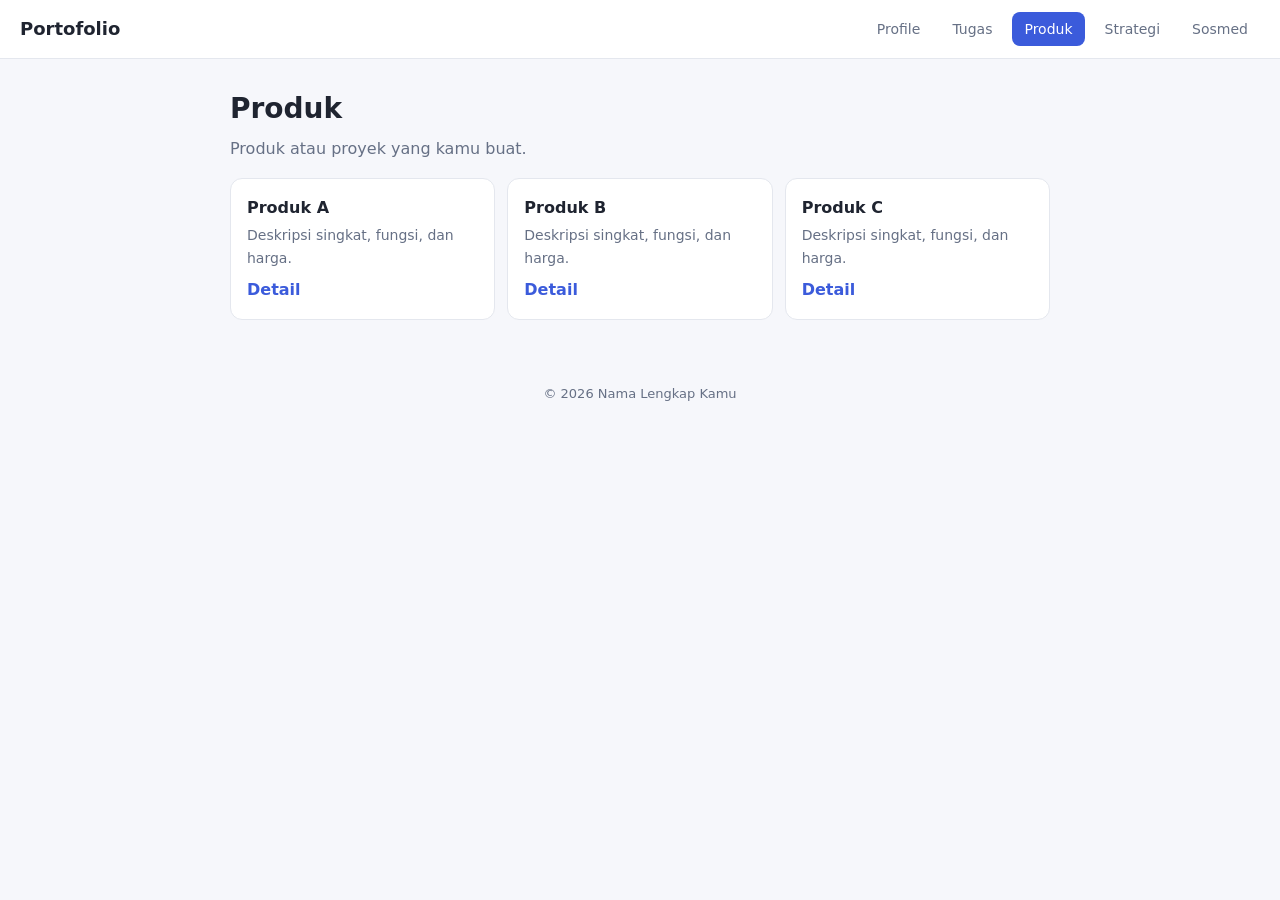
<file: produk.html>
<!DOCTYPE html>
<html lang="id">
<head>
<meta charset="UTF-8">
<meta name="viewport" content="width=device-width, initial-scale=1.0">
<title>Produk - Portofolio</title>
<link rel="stylesheet" href="style.css">
</head>
<body>
<nav>
  <b>Portofolio</b>
  <a href="index.html">Profile</a><a href="tugas.html">Tugas</a><a href="produk.html">Produk</a><a href="strategi.html">Strategi</a><a href="sosmed.html">Sosmed</a>
</nav>
<main>
<h1>Produk</h1><p class="meta">Produk atau proyek yang kamu buat.</p>
<div class="grid">
<div class="card"><h3>Produk A</h3><p>Deskripsi singkat, fungsi, dan harga.</p><a class="btn" href="#">Detail</a></div>
<div class="card"><h3>Produk B</h3><p>Deskripsi singkat, fungsi, dan harga.</p><a class="btn" href="#">Detail</a></div>
<div class="card"><h3>Produk C</h3><p>Deskripsi singkat, fungsi, dan harga.</p><a class="btn" href="#">Detail</a></div>
</div>
</main>
<footer>© 2026 Nama Lengkap Kamu</footer>
<script src="script.js"></script>
</body>
</html>
</file>
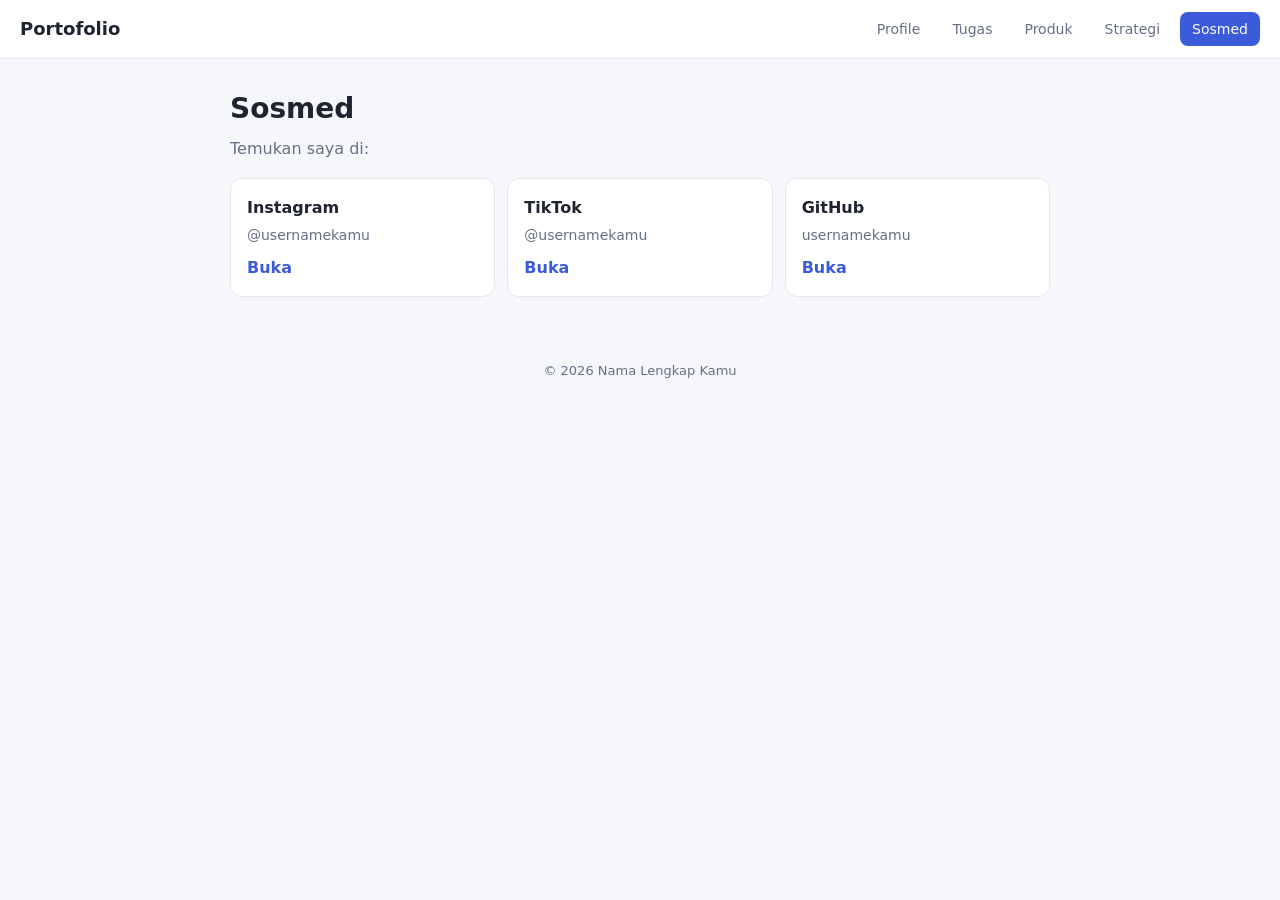
<file: sosmed.html>
<!DOCTYPE html>
<html lang="id">
<head>
<meta charset="UTF-8">
<meta name="viewport" content="width=device-width, initial-scale=1.0">
<title>Sosmed - Portofolio</title>
<link rel="stylesheet" href="style.css">
</head>
<body>
<nav>
  <b>Portofolio</b>
  <a href="index.html">Profile</a><a href="tugas.html">Tugas</a><a href="produk.html">Produk</a><a href="strategi.html">Strategi</a><a href="sosmed.html">Sosmed</a>
</nav>
<main>
<h1>Sosmed</h1><p class="meta">Temukan saya di:</p>
<div class="grid">
<div class="card"><h3>Instagram</h3><p>@usernamekamu</p><a class="btn" href="https://instagram.com/" target="_blank" rel="noopener">Buka</a></div>
<div class="card"><h3>TikTok</h3><p>@usernamekamu</p><a class="btn" href="https://tiktok.com/" target="_blank" rel="noopener">Buka</a></div>
<div class="card"><h3>GitHub</h3><p>usernamekamu</p><a class="btn" href="https://github.com/" target="_blank" rel="noopener">Buka</a></div>
</div>
</main>
<footer>© 2026 Nama Lengkap Kamu</footer>
<script src="script.js"></script>
</body>
</html>
</file>
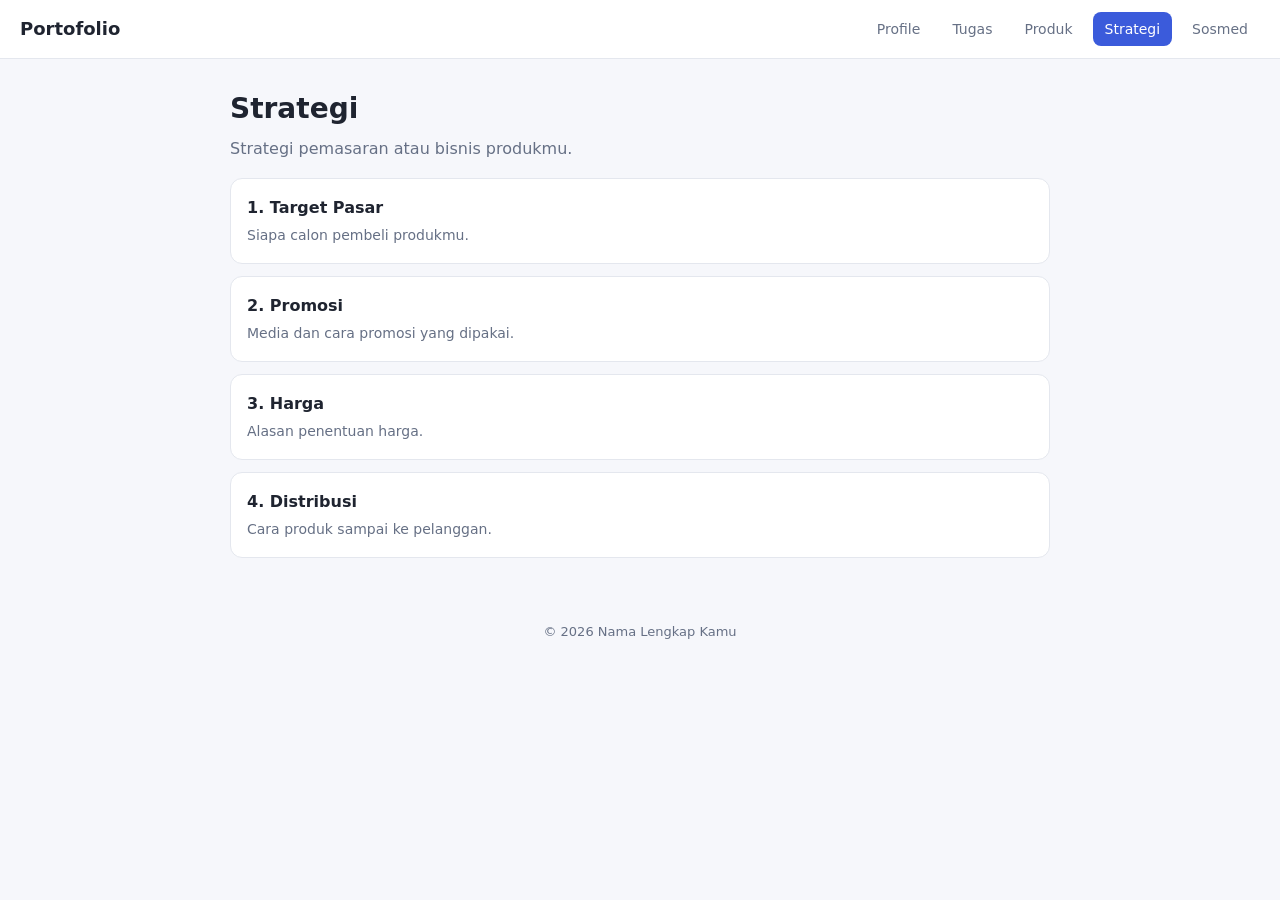
<file: strategi.html>
<!DOCTYPE html>
<html lang="id">
<head>
<meta charset="UTF-8">
<meta name="viewport" content="width=device-width, initial-scale=1.0">
<title>Strategi - Portofolio</title>
<link rel="stylesheet" href="style.css">
</head>
<body>
<nav>
  <b>Portofolio</b>
  <a href="index.html">Profile</a><a href="tugas.html">Tugas</a><a href="produk.html">Produk</a><a href="strategi.html">Strategi</a><a href="sosmed.html">Sosmed</a>
</nav>
<main>
<h1>Strategi</h1><p class="meta">Strategi pemasaran atau bisnis produkmu.</p>
<div class="card"><h3>1. Target Pasar</h3><p>Siapa calon pembeli produkmu.</p></div>
<div class="card"><h3>2. Promosi</h3><p>Media dan cara promosi yang dipakai.</p></div>
<div class="card"><h3>3. Harga</h3><p>Alasan penentuan harga.</p></div>
<div class="card"><h3>4. Distribusi</h3><p>Cara produk sampai ke pelanggan.</p></div>
</main>
<footer>© 2026 Nama Lengkap Kamu</footer>
<script src="script.js"></script>
</body>
</html>
</file>
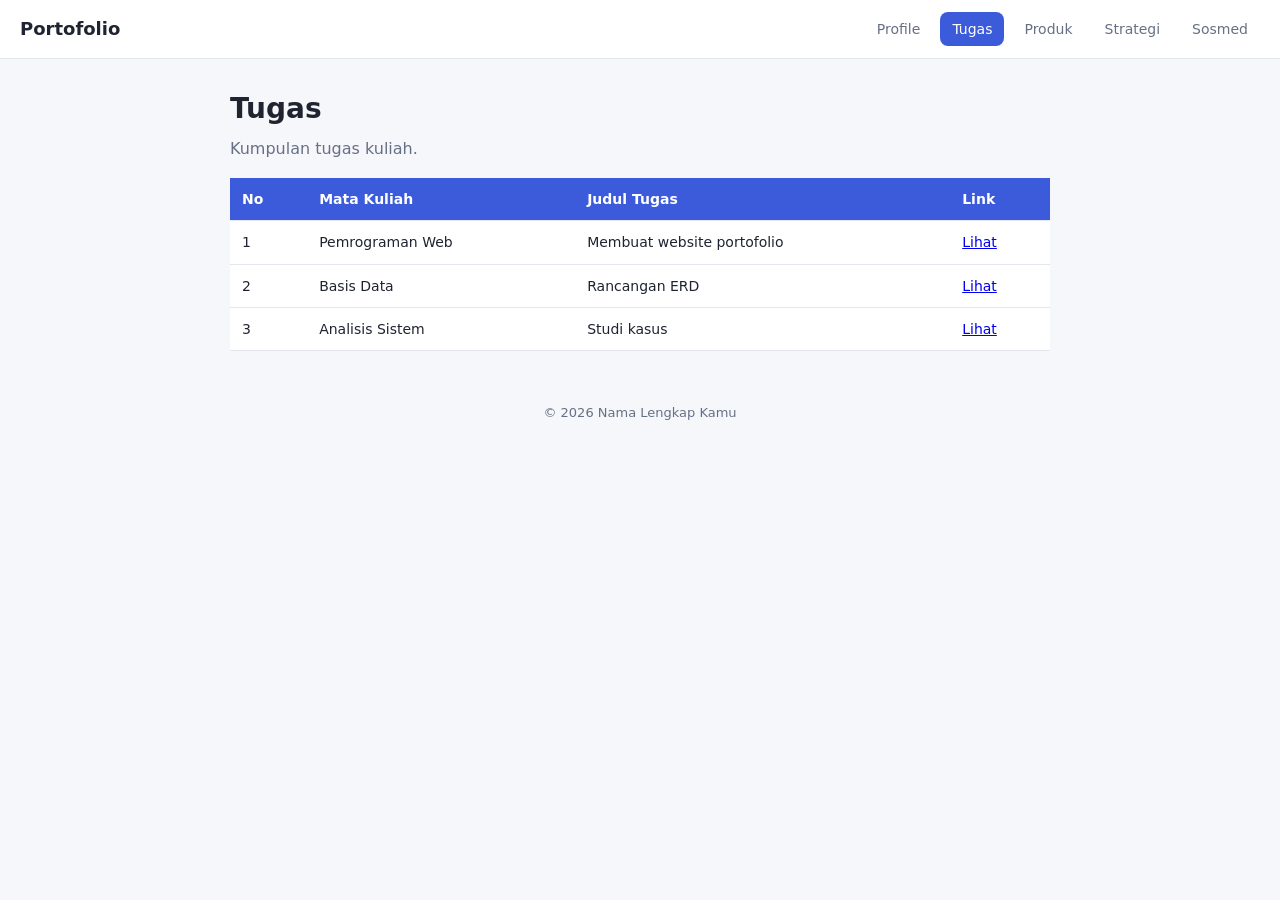
<file: tugas.html>
<!DOCTYPE html>
<html lang="id">
<head>
<meta charset="UTF-8">
<meta name="viewport" content="width=device-width, initial-scale=1.0">
<title>Tugas - Portofolio</title>
<link rel="stylesheet" href="style.css">
</head>
<body>
<nav>
  <b>Portofolio</b>
  <a href="index.html">Profile</a><a href="tugas.html">Tugas</a><a href="produk.html">Produk</a><a href="strategi.html">Strategi</a><a href="sosmed.html">Sosmed</a>
</nav>
<main>
<h1>Tugas</h1><p class="meta">Kumpulan tugas kuliah.</p>
<div class="wrap"><table>
<tr><th>No</th><th>Mata Kuliah</th><th>Judul Tugas</th><th>Link</th></tr>
<tr><td>1</td><td>Pemrograman Web</td><td>Membuat website portofolio</td><td><a href="#">Lihat</a></td></tr>
<tr><td>2</td><td>Basis Data</td><td>Rancangan ERD</td><td><a href="#">Lihat</a></td></tr>
<tr><td>3</td><td>Analisis Sistem</td><td>Studi kasus</td><td><a href="#">Lihat</a></td></tr>
</table></div>
</main>
<footer>© 2026 Nama Lengkap Kamu</footer>
<script src="script.js"></script>
</body>
</html>
</file>
<file: style.css>
:root{--bg:#f6f7fb;--card:#fff;--text:#1f2430;--muted:#667085;--accent:#3b5bdb;--line:#e4e7ee}
@media (prefers-color-scheme:dark){:root{--bg:#12141a;--card:#1b1e27;--text:#e8eaf0;--muted:#98a0b3;--accent:#7c93ff;--line:#2a2e3a;color-scheme:dark}}
*{box-sizing:border-box}
body{margin:0;background:var(--bg);color:var(--text);font-family:system-ui,-apple-system,"Segoe UI",Roboto,sans-serif;line-height:1.6}
nav{position:sticky;top:0;background:var(--card);border-bottom:1px solid var(--line);display:flex;align-items:center;gap:8px;padding:12px 20px;flex-wrap:wrap;z-index:5}
nav b{margin-right:auto;font-size:18px}
nav a{color:var(--muted);text-decoration:none;padding:6px 12px;border-radius:8px;font-size:14px}
nav a.on,nav a:hover{background:var(--accent);color:#fff}
main{max-width:860px;margin:0 auto;padding:28px 20px}
h1{margin:0 0 4px;font-size:28px}
h2{margin:28px 0 10px;font-size:20px;border-left:4px solid var(--accent);padding-left:10px}
.meta{color:var(--muted);margin:0 0 16px}
.card{background:var(--card);border:1px solid var(--line);border-radius:12px;padding:16px;margin-bottom:12px}
.card h3{margin:0 0 4px;font-size:16px}
.card p{margin:0;color:var(--muted);font-size:14px}
.gallery{display:grid;grid-template-columns:repeat(auto-fill,minmax(150px,1fr));gap:10px}
.gallery img{width:100%;aspect-ratio:1;object-fit:cover;border-radius:10px;cursor:zoom-in;background:var(--line)}
.grid{display:grid;grid-template-columns:repeat(auto-fill,minmax(220px,1fr));gap:12px}
.wrap{overflow-x:auto}
table{width:100%;border-collapse:collapse;background:var(--card)}
th,td{padding:10px 12px;border-bottom:1px solid var(--line);text-align:left;font-size:14px}
th{background:var(--accent);color:#fff}
a.btn{display:inline-block;margin-top:8px;color:var(--accent);font-weight:600;text-decoration:none}
#lb{position:fixed;inset:0;background:rgba(0,0,0,.85);display:none;align-items:center;justify-content:center;z-index:20;flex-direction:column;color:#fff;cursor:pointer}
#lb.on{display:flex}
#lb img{max-width:92%;max-height:80%;border-radius:10px}
footer{text-align:center;color:var(--muted);font-size:13px;padding:24px}
</file>
